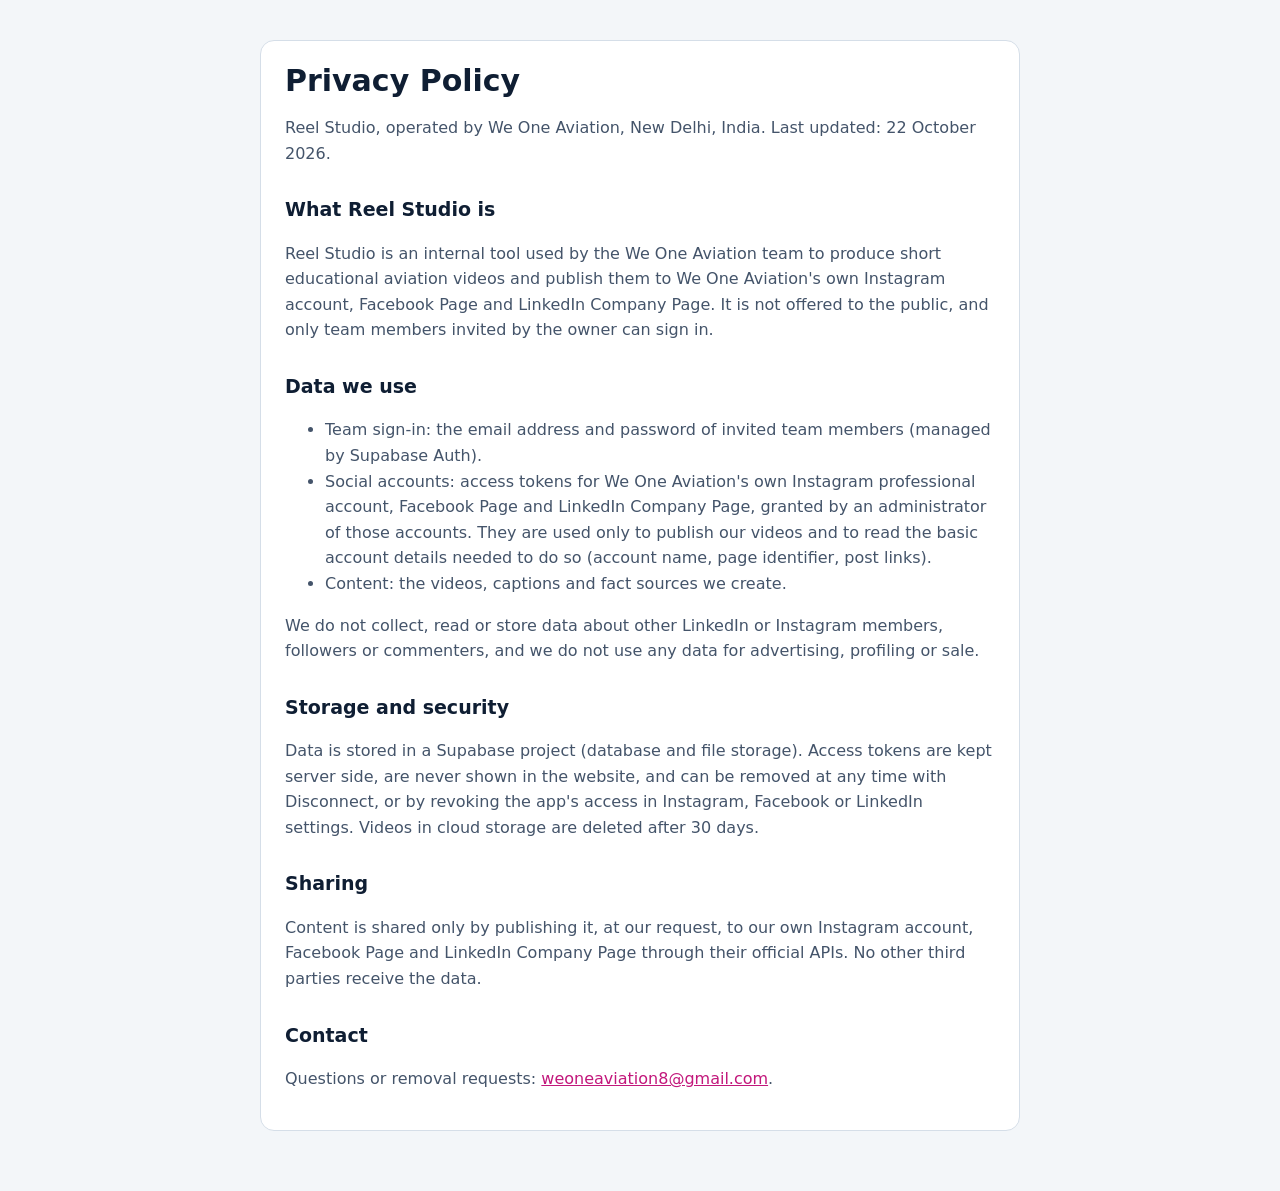
<file: web/privacy.html>
<!doctype html>
<html lang="en">
<head>
<meta charset="utf-8">
<meta name="viewport" content="width=device-width, initial-scale=1">
<title>Privacy Policy – Reel Studio, We One Aviation</title>
<link rel="stylesheet" href="privacy.css">
</head>
<body>
<main>
<div class="card">
<h1>Privacy Policy</h1>
<p>Reel Studio, operated by We One Aviation, New Delhi, India. Last updated: 22 October 2026.</p>

<h2>What Reel Studio is</h2>
<p>Reel Studio is an internal tool used by the We One Aviation team to produce short educational aviation videos and publish them to
We One Aviation's own Instagram account, Facebook Page and LinkedIn Company Page. It is not offered to the public, and only team members invited by
the owner can sign in.</p>

<h2>Data we use</h2>
<ul>
  <li>Team sign-in: the email address and password of invited team members (managed by Supabase Auth).</li>
  <li>Social accounts: access tokens for We One Aviation's own Instagram professional account, Facebook Page and LinkedIn Company Page, granted by an
  administrator of those accounts. They are used only to publish our videos and to read the basic account details needed to do so
  (account name, page identifier, post links).</li>
  <li>Content: the videos, captions and fact sources we create.</li>
</ul>
<p>We do not collect, read or store data about other LinkedIn or Instagram members, followers or commenters, and we do not use any data
for advertising, profiling or sale.</p>

<h2>Storage and security</h2>
<p>Data is stored in a Supabase project (database and file storage). Access tokens are kept server side, are never shown in the
website, and can be removed at any time with Disconnect, or by revoking the app's access in Instagram, Facebook or LinkedIn settings.
Videos in cloud storage are deleted after 30 days.</p>

<h2>Sharing</h2>
<p>Content is shared only by publishing it, at our request, to our own Instagram account, Facebook Page and LinkedIn Company Page through their
official APIs. No other third parties receive the data.</p>

<h2>Contact</h2>
<p>Questions or removal requests: <a href="mailto:weoneaviation8@gmail.com">weoneaviation8@gmail.com</a>.</p>
</div>
</main>
</body>
</html>
</file>
<file: web/privacy.css>
:root { --ink: #0F1E33; --ink2: #44546A; --paper: #F3F6F9; --line: #D5DEE8; }
  body { margin: 0; background: var(--paper); color: var(--ink); font: 16px/1.6 system-ui, -apple-system, "Segoe UI", sans-serif; }
  main { max-width: 760px; margin: 0 auto; padding: 40px 18px 60px; }
  h1 { font-size: 30px; line-height: 1.2; margin: 0 0 6px; }
  h2 { font-size: 19px; margin: 28px 0 6px; }
  p, li { color: var(--ink2); }
  .card { background: #fff; border: 1px solid var(--line); border-radius: 14px; padding: 22px 24px; }
  a { color: #C2177B; }
</file>
